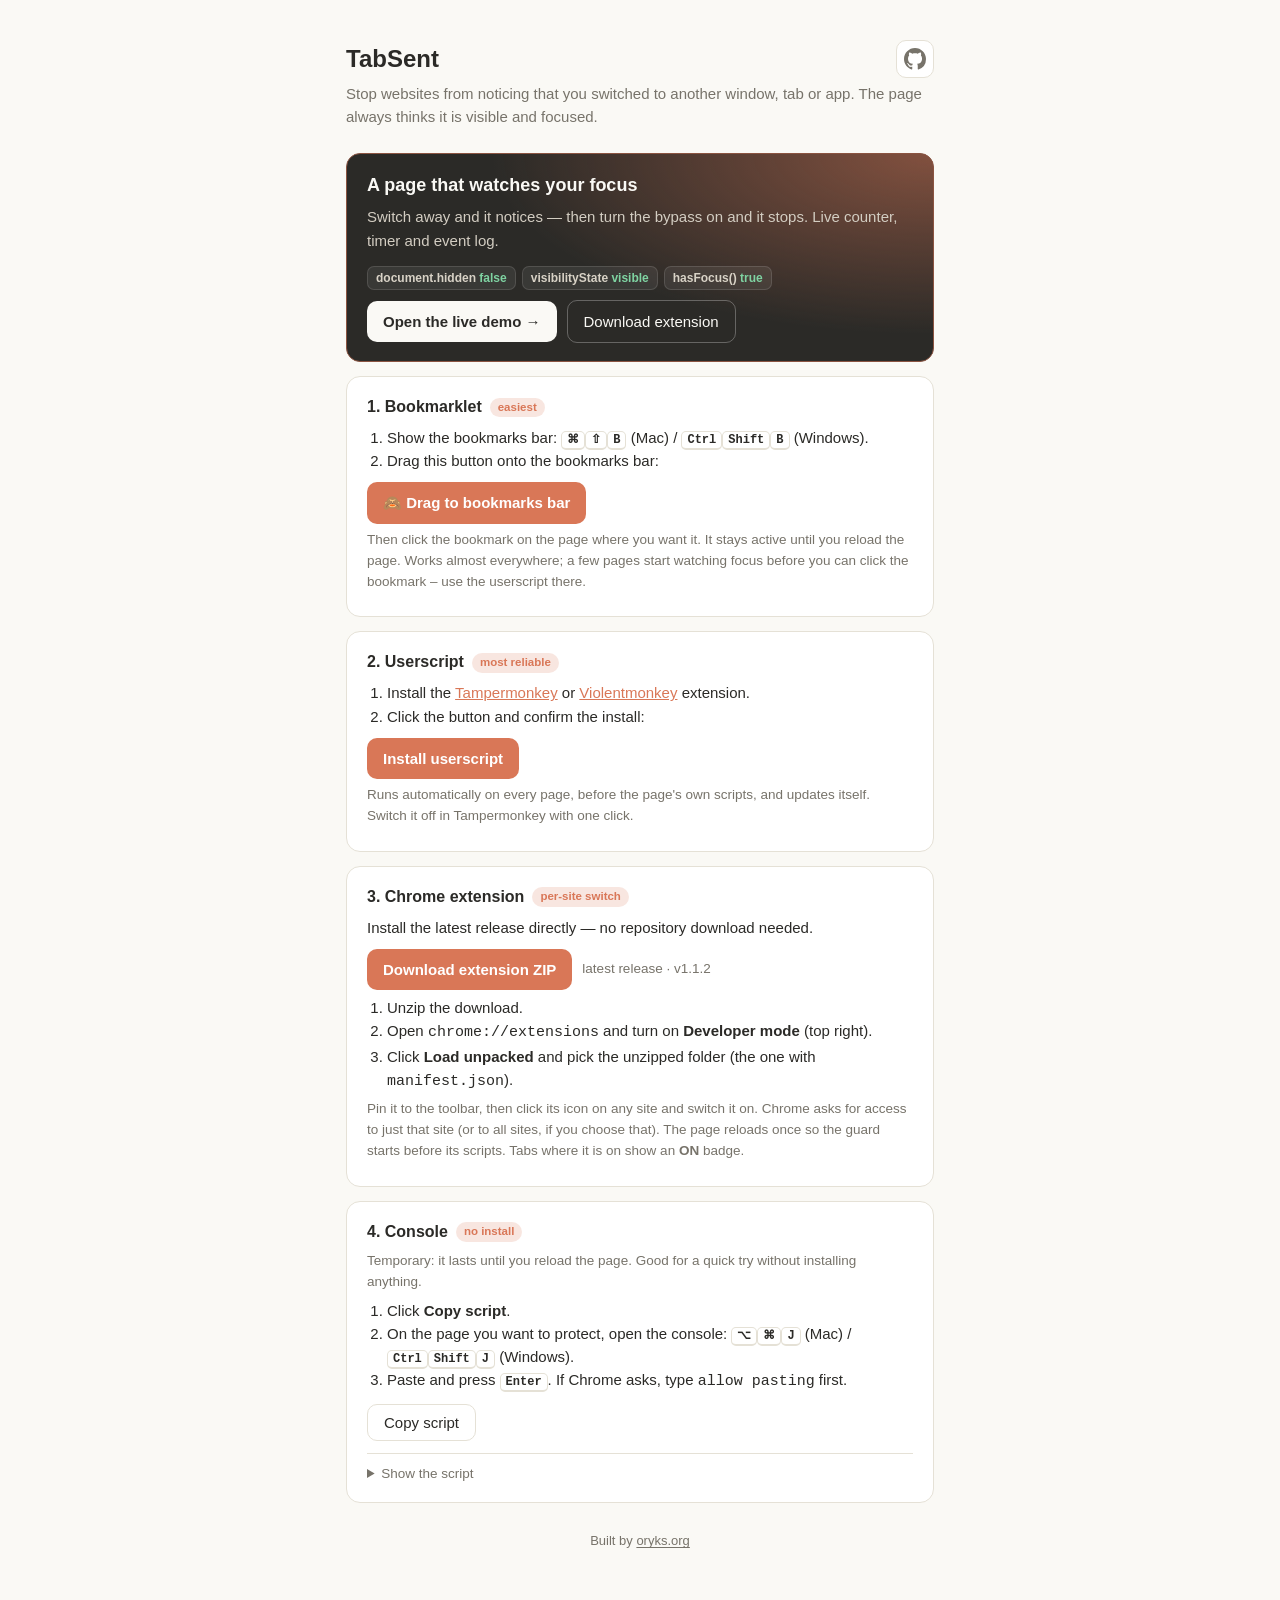
<file: index.html>
<!doctype html>
<html lang="en">
<head>
<meta charset="utf-8">
<meta name="viewport" content="width=device-width, initial-scale=1">
<title>TabSent — keep any page focused</title>
<meta name="description" content="TabSent hides blur, focus, visibilitychange and hasFocus from websites — the page never notices when you switch away.">
<meta name="theme-color" content="#D97757">
<meta property="og:type" content="website">
<meta property="og:site_name" content="TabSent">
<meta property="og:title" content="TabSent — keep any page focused">
<meta property="og:description" content="Stop websites from noticing that you switched to another window or tab. The page always thinks it is visible and focused.">
<meta property="og:image" content="https://raw.githubusercontent.com/asisamko/tabsent/main/og-image.png">
<meta property="og:image:width" content="1200">
<meta property="og:image:height" content="630">
<meta property="og:image:alt" content="TabSent — keep any page focused">
<meta name="twitter:card" content="summary_large_image">
<meta name="twitter:title" content="TabSent — keep any page focused">
<meta name="twitter:description" content="Stop websites from noticing that you switched to another window or tab. The page always thinks it is visible and focused.">
<meta name="twitter:image" content="https://raw.githubusercontent.com/asisamko/tabsent/main/og-image.png">
<style>
  :root { color-scheme: light dark; --accent: #D97757; --bg: #FAF9F5; --card: #fff; --text: #2B2A27; --muted: #77736A; --border: #E5E1D6; }
  @media (prefers-color-scheme: dark) { :root { --bg: #1C1B19; --card: #262523; --text: #ECE9E2; --muted: #A29D93; --border: #3A3834; --accent: #E08A6D; } }
  * { box-sizing: border-box; }
  body { margin: 0; background: var(--bg); color: var(--text); font: 15px/1.55 -apple-system, BlinkMacSystemFont, "Segoe UI", Roboto, sans-serif; }
  main { max-width: 620px; margin: 0 auto; padding: 40px 16px 64px; }
  h1 { font-size: 24px; margin: 0 0 4px; }
  .top { display: flex; align-items: center; justify-content: space-between; gap: 16px; margin: 0 0 4px; }
  .top h1 { margin: 0; }
  .gh { display: inline-flex; align-items: center; justify-content: center; flex: none; width: 38px; height: 38px; border-radius: 10px; color: var(--muted); background: var(--card); border: 1px solid var(--border); transition: color .15s, border-color .15s, transform .15s; }
  .gh:hover { color: var(--text); border-color: var(--accent); transform: translateY(-1px); }
  .lead { color: var(--muted); margin: 0 0 24px; }
  a { color: var(--accent); }
  a.btn { color: #fff; }
  .card { background: var(--card); border: 1px solid var(--border); border-radius: 14px; padding: 18px 20px; margin-bottom: 14px; }
  .card.demo { position: relative; overflow: hidden; color: #FAF9F5; border-color: color-mix(in srgb, var(--accent) 55%, #2B2A27); background: radial-gradient(130% 150% at 100% 0%, color-mix(in srgb, var(--accent) 50%, transparent), transparent 58%), #2B2A27; }
  .card.demo h2 { color: #FAF9F5; font-size: 18px; }
  .card.demo p { color: #D3CDC2; }
  .card.demo a.btn { background: #FAF9F5; color: #2B2A27; }
  .card.demo a.btn:hover { background: #fff; }
  .card.demo a.btn.ghost { background: transparent; color: #FAF9F5; border: 1px solid rgba(255,255,255,.28); }
  .card.demo a.btn.ghost:hover { background: rgba(255,255,255,.08); }
  .demo-chips { display: flex; flex-wrap: wrap; gap: 6px; margin-top: 14px; }
  .demo-chips span { font: 600 12px -apple-system, BlinkMacSystemFont, "Segoe UI", Roboto, sans-serif; color: #D8D2C6; background: rgba(255,255,255,.07); border: 1px solid rgba(255,255,255,.12); border-radius: 7px; padding: 4px 8px; }
  .demo-chips b { color: #7FD3A2; }
  @media (prefers-color-scheme: dark) { .card.demo { background: radial-gradient(130% 150% at 100% 0%, color-mix(in srgb, var(--accent) 38%, transparent), transparent 58%), #322E2A; } }
  .card h2 { font-size: 16px; margin: 0 0 6px; display: flex; gap: 8px; align-items: center; }
  .tag { font-size: 11.5px; font-weight: 600; border-radius: 999px; padding: 1px 8px; background: color-mix(in srgb, var(--accent) 18%, transparent); color: var(--accent); }
  .card p, .card ol { margin: 6px 0; }
  .card ol { padding-left: 20px; }
  .btn { display: inline-block; background: var(--accent); color: #fff; font-weight: 650; text-decoration: none; border: none; border-radius: 10px; padding: 9px 16px; font-size: 15px; cursor: pointer; }
  .btn.ghost { background: transparent; color: var(--text); border: 1px solid var(--border); font-weight: 500; }
  .drag { cursor: grab; }
  .row { display: flex; gap: 10px; flex-wrap: wrap; align-items: center; margin-top: 10px; }
  .muted { color: var(--muted); font-size: 13.5px; }
  kbd { font: 600 12px ui-monospace, Menlo, monospace; border: 1px solid var(--border); border-bottom-width: 2px; border-radius: 5px; padding: 1px 5px; }
  details.code { margin-top: 12px; border-top: 1px solid var(--border); padding-top: 10px; }
  details.code summary { cursor: pointer; color: var(--muted); font-size: 13.5px; user-select: none; }
  details.code summary:hover { color: var(--text); }
  details.code pre { margin: 10px 0 0; padding: 12px 14px; max-height: 260px; overflow: auto; background: color-mix(in srgb, var(--text) 5%, transparent); border: 1px solid var(--border); border-radius: 10px; font: 12px/1.55 ui-monospace, Menlo, monospace; }
  #ok { color: #2E7D4F; font-size: 13.5px; }
  .credit { text-align: center; color: var(--muted); font-size: 13px; margin: 28px 0 0; }
  .credit a { color: var(--muted); text-decoration: underline; text-underline-offset: 2px; }
  .credit a:hover { color: var(--accent); }
</style>
</head>
<body>
<main>
  <div class="top">
    <h1>TabSent</h1>
    <a class="gh" href="https://github.com/asisamko/tabsent" target="_blank" rel="noopener" aria-label="TabSent on GitHub" title="View source on GitHub">
      <svg viewBox="0 0 16 16" width="22" height="22" aria-hidden="true"><path fill="currentColor" d="M8 0C3.58 0 0 3.58 0 8c0 3.54 2.29 6.53 5.47 7.59.4.07.55-.17.55-.38 0-.19-.01-.82-.01-1.49-2.01.37-2.53-.49-2.69-.94-.09-.23-.48-.94-.82-1.13-.28-.15-.68-.52-.01-.53.63-.01 1.08.58 1.23.82.72 1.21 1.87.87 2.33.66.07-.52.28-.87.51-1.07-1.78-.2-3.64-.89-3.64-3.95 0-.87.31-1.59.82-2.15-.08-.2-.36-1.02.08-2.12 0 0 .67-.21 2.2.82.64-.18 1.32-.27 2-.27.68 0 1.36.09 2 .27 1.53-1.04 2.2-.82 2.2-.82.44 1.1.16 1.92.08 2.12.51.56.82 1.27.82 2.15 0 3.07-1.87 3.75-3.65 3.95.29.25.54.73.54 1.48 0 1.07-.01 1.93-.01 2.2 0 .21.15.46.55.38A8.013 8.013 0 0016 8c0-4.42-3.58-8-8-8z"/></svg>
    </a>
  </div>
  <p class="lead">Stop websites from noticing that you switched to another window, tab or app. The page always thinks it is visible and focused.</p>

  <section class="card demo">
    <h2>A page that watches your focus</h2>
    <p>Switch away and it notices — then turn the bypass on and it stops. Live counter, timer and event log.</p>
    <div class="demo-chips">
      <span>document.hidden <b>false</b></span>
      <span>visibilityState <b>visible</b></span>
      <span>hasFocus() <b>true</b></span>
    </div>
    <div class="row">
      <a class="btn" href="demo.html">Open the live demo →</a>
      <a class="btn ghost" href="https://github.com/asisamko/tabsent/releases/latest/download/tabsent-extension.zip">Download extension</a>
    </div>
  </section>

  <section class="card">
    <h2>1. Bookmarklet <span class="tag">easiest</span></h2>
    <ol>
      <li>Show the bookmarks bar: <kbd>⌘</kbd><kbd>⇧</kbd><kbd>B</kbd> (Mac) / <kbd>Ctrl</kbd><kbd>Shift</kbd><kbd>B</kbd> (Windows).</li>
      <li>Drag this button onto the bookmarks bar:</li>
    </ol>
    <div class="row"><a class="btn drag" href="javascript:(()%20%3D%3E%20%7B%20const%20FLAG%20%3D%20Symbol.for('tabSent')%3B%20if%20(window%5BFLAG%5D)%20return%3B%20Object.defineProperty(window%2C%20FLAG%2C%20%7B%20value%3A%20true%20%7D)%3B%20const%20startedHidden%20%3D%20document.hidden%3B%20const%20nativeHidden%20%3D%20Object.getOwnPropertyDescriptor(Document.prototype%2C%20'hidden')%3F.get%3B%20const%20getter%20%3D%20(proto%2C%20prop%2C%20value)%20%3D%3E%20%7B%20try%20%7B%20Object.defineProperty(proto%2C%20prop%2C%20%7B%20configurable%3A%20true%2C%20enumerable%3A%20true%2C%20get%3A%20()%20%3D%3E%20value%20%7D)%3B%20%7D%20catch%20%7B%20%7D%20%7D%3B%20getter(Document.prototype%2C%20'hidden'%2C%20false)%3B%20getter(Document.prototype%2C%20'webkitHidden'%2C%20false)%3B%20getter(Document.prototype%2C%20'visibilityState'%2C%20'visible')%3B%20getter(Document.prototype%2C%20'webkitVisibilityState'%2C%20'visible')%3B%20const%20realHasFocus%20%3D%20Document.prototype.hasFocus%3B%20try%20%7B%20Document.prototype.hasFocus%20%3D%20function%20hasFocus()%20%7B%20return%20true%3B%20%7D%3B%20%7D%20catch%20%7B%20%7D%20const%20isPageLevel%20%3D%20(t)%20%3D%3E%20t%20%3D%3D%3D%20window%20%7C%7C%20t%20%3D%3D%3D%20document%20%7C%7C%20t%20%3D%3D%3D%20document.documentElement%20%7C%7C%20t%20%3D%3D%3D%20document.body%3B%20const%20windowLostFocus%20%3D%20()%20%3D%3E%20%7B%20try%20%7B%20return%20!realHasFocus.call(document)%3B%20%7D%20catch%20%7B%20return%20false%3B%20%7D%20%7D%3B%20let%20returning%20%3D%20startedHidden%3B%20let%20returnTimer%20%3D%200%3B%20const%20finishReturning%20%3D%20()%20%3D%3E%20%7B%20clearTimeout(returnTimer)%3B%20returnTimer%20%3D%20setTimeout(()%20%3D%3E%20%7B%20returning%20%3D%20false%3B%20%7D%2C%20500)%3B%20%7D%3B%20const%20clearReturning%20%3D%20()%20%3D%3E%20%7B%20returning%20%3D%20false%3B%20clearTimeout(returnTimer)%3B%20%7D%3B%20const%20stop%20%3D%20(e)%20%3D%3E%20%7B%20if%20(isPageLevel(e.target)%20%7C%7C%20windowLostFocus())%20%7B%20clearTimeout(returnTimer)%3B%20returning%20%3D%20true%3B%20e.stopImmediatePropagation()%3B%20%7D%20%7D%3B%20for%20(const%20type%20of%20%5B'blur'%2C%20'focusout'%5D)%20window.addEventListener(type%2C%20stop%2C%20true)%3B%20const%20stopFocus%20%3D%20(e)%20%3D%3E%20%7B%20if%20(!returning)%20return%3B%20finishReturning()%3B%20e.stopImmediatePropagation()%3B%20%7D%3B%20for%20(const%20type%20of%20%5B'focus'%2C%20'focusin'%5D)%20window.addEventListener(type%2C%20stopFocus%2C%20true)%3B%20for%20(const%20type%20of%20%5B'pointerdown'%2C%20'mousedown'%2C%20'keydown'%2C%20'touchstart'%5D)%20%7B%20window.addEventListener(type%2C%20clearReturning%2C%20true)%3B%20%7D%20const%20stopVisibility%20%3D%20(e)%20%3D%3E%20%7B%20try%20%7B%20if%20(nativeHidden%3F.call(document))%20%7B%20clearTimeout(returnTimer)%3B%20returning%20%3D%20true%3B%20%7D%20%7D%20catch%20%7B%20%7D%20e.stopImmediatePropagation()%3B%20%7D%3B%20for%20(const%20type%20of%20%5B'visibilitychange'%2C%20'webkitvisibilitychange'%5D)%20window.addEventListener(type%2C%20stopVisibility%2C%20true)%3B%20const%20stopLeave%20%3D%20(e)%20%3D%3E%20%7B%20if%20(!e.relatedTarget%20%26%26%20isPageLevel(e.target))%20e.stopImmediatePropagation()%3B%20%7D%3B%20for%20(const%20type%20of%20%5B'mouseleave'%2C%20'mouseout'%2C%20'pointerleave'%2C%20'pointerout'%5D)%20window.addEventListener(type%2C%20stopLeave%2C%20true)%3B%20const%20muteHandler%20%3D%20(obj%2C%20prop)%20%3D%3E%20%7B%20try%20%7B%20obj%5Bprop%5D%20%3D%20null%3B%20Object.defineProperty(obj%2C%20prop%2C%20%7B%20configurable%3A%20true%2C%20get%3A%20()%20%3D%3E%20null%2C%20set%3A%20()%20%3D%3E%20%7B%7D%20%7D)%3B%20%7D%20catch%20%7B%20%7D%20%7D%3B%20for%20(const%20prop%20of%20%5B'onblur'%2C%20'onfocusout'%2C%20'onfocus'%2C%20'onfocusin'%2C%20'onvisibilitychange'%2C%20'onmouseleave'%2C%20'onmouseout'%5D)%20%7B%20muteHandler(window%2C%20prop)%3B%20muteHandler(document%2C%20prop)%3B%20%7D%20if%20(document.readyState%20!%3D%3D%20'loading')%20console.info('TabSent%3A%20focus%20changes%20are%20now%20hidden%20from%20this%20page.')%3B%20%7D)()%3Bvoid 0" onclick="event.preventDefault(); alert('Don\'t click it – drag it onto your bookmarks bar.')">🙈 Drag to bookmarks bar</a></div>
    <p class="muted">Then click the bookmark on the page where you want it. It stays active until you reload the page. Works almost everywhere; a few pages start watching focus before you can click the bookmark – use the userscript there.</p>
  </section>

  <section class="card">
    <h2>2. Userscript <span class="tag">most reliable</span></h2>
    <ol>
      <li>Install the <a href="https://www.tampermonkey.net/" target="_blank" rel="noopener">Tampermonkey</a> or <a href="https://violentmonkey.github.io/" target="_blank" rel="noopener">Violentmonkey</a> extension.</li>
      <li>Click the button and confirm the install:</li>
    </ol>
    <div class="row"><a class="btn" href="https://raw.githubusercontent.com/asisamko/tabsent/main/focus-bypass.user.js">Install userscript</a></div>
    <p class="muted">Runs automatically on every page, before the page's own scripts, and updates itself. Switch it off in Tampermonkey with one click.</p>
  </section>

  <section class="card">
    <h2>3. Chrome extension <span class="tag">per-site switch</span></h2>
    <p>Install the latest release directly — no repository download needed.</p>
    <div class="row"><a class="btn" href="https://github.com/asisamko/tabsent/releases/latest/download/tabsent-extension.zip">Download extension ZIP</a><span class="muted">latest release · v1.1.2</span></div>
    <ol>
      <li>Unzip the download.</li>
      <li>Open <code>chrome://extensions</code> and turn on <b>Developer mode</b> (top right).</li>
      <li>Click <b>Load unpacked</b> and pick the unzipped folder (the one with <code>manifest.json</code>).</li>
    </ol>
    <p class="muted">Pin it to the toolbar, then click its icon on any site and switch it on. Chrome asks for access to just that site (or to all sites, if you choose that). The page reloads once so the guard starts before its scripts. Tabs where it is on show an <b>ON</b> badge.</p>
  </section>

  <section class="card">
    <h2>4. Console <span class="tag">no install</span></h2>
    <p class="muted">Temporary: it lasts until you reload the page. Good for a quick try without installing anything.</p>
    <ol>
      <li>Click <b>Copy script</b>.</li>
      <li>On the page you want to protect, open the console: <kbd>⌥</kbd><kbd>⌘</kbd><kbd>J</kbd> (Mac) / <kbd>Ctrl</kbd><kbd>Shift</kbd><kbd>J</kbd> (Windows).</li>
      <li>Paste and press <kbd>Enter</kbd>. If Chrome asks, type <code>allow pasting</code> first.</li>
    </ol>
    <div class="row"><button class="btn ghost" id="copy" type="button">Copy script</button><span id="ok" role="status" aria-live="polite"></span></div>
    <details class="code">
      <summary>Show the script</summary>
      <pre><code id="code">(() =&gt; {
  const FLAG = Symbol.for('tabSent');
  if (window[FLAG]) return;
  Object.defineProperty(window, FLAG, { value: true });

  // Read the real state before overriding it: a page that starts in a background tab
  // should not see the focus event when the user first opens that tab either.
  const startedHidden = document.hidden;
  const nativeHidden = Object.getOwnPropertyDescriptor(Document.prototype, 'hidden')?.get;

  const getter = (proto, prop, value) =&gt; {
    try {
      Object.defineProperty(proto, prop, { configurable: true, enumerable: true, get: () =&gt; value });
    } catch {
      /* not configurable on this page */
    }
  };
  getter(Document.prototype, 'hidden', false);
  getter(Document.prototype, 'webkitHidden', false);
  getter(Document.prototype, 'visibilityState', 'visible');
  getter(Document.prototype, 'webkitVisibilityState', 'visible');

  const realHasFocus = Document.prototype.hasFocus;
  try {
    Document.prototype.hasFocus = function hasFocus() {
      return true;
    };
  } catch {
    /* ignore */
  }

  const isPageLevel = (t) =&gt; t === window || t === document || t === document.documentElement || t === document.body;
  // Element blur/focusout is swallowed only when the whole window lost focus,
  // so moving between fields on the page keeps working.
  const windowLostFocus = () =&gt; {
    try {
      return !realHasFocus.call(document);
    } catch {
      return false;
    }
  };

  // After a real blur, the browser fires focus/focusin again when the user comes back.
  // Hide those too, including the focus restored to the element that was active before.
  let returning = startedHidden;
  let returnTimer = 0;
  const finishReturning = () =&gt; {
    clearTimeout(returnTimer);
    returnTimer = setTimeout(() =&gt; {
      returning = false;
    }, 500);
  };
  const clearReturning = () =&gt; {
    returning = false;
    clearTimeout(returnTimer);
  };

  const stop = (e) =&gt; {
    if (isPageLevel(e.target) || windowLostFocus()) {
      clearTimeout(returnTimer);
      returning = true;
      e.stopImmediatePropagation();
    }
  };
  for (const type of ['blur', 'focusout']) window.addEventListener(type, stop, true);

  const stopFocus = (e) =&gt; {
    if (!returning) return;
    finishReturning();
    e.stopImmediatePropagation();
  };
  for (const type of ['focus', 'focusin']) window.addEventListener(type, stopFocus, true);

  // A real click or key press ends the &quot;just came back&quot; window, so focusing a field still works.
  for (const type of ['pointerdown', 'mousedown', 'keydown', 'touchstart']) {
    window.addEventListener(type, clearReturning, true);
  }

  const stopVisibility = (e) =&gt; {
    try {
      // The native getter still knows the truth even though document.hidden is overridden.
      if (nativeHidden?.call(document)) {
        clearTimeout(returnTimer);
        returning = true;
      }
    } catch {
      /* ignore */
    }
    e.stopImmediatePropagation();
  };
  for (const type of ['visibilitychange', 'webkitvisibilitychange']) window.addEventListener(type, stopVisibility, true);

  const stopLeave = (e) =&gt; {
    if (!e.relatedTarget &amp;&amp; isPageLevel(e.target)) e.stopImmediatePropagation();
  };
  for (const type of ['mouseleave', 'mouseout', 'pointerleave', 'pointerout']) window.addEventListener(type, stopLeave, true);

  // Inline handlers (window.onblur = …, document.onvisibilitychange = …): drop any already set
  // and ignore new ones, so even a late injection silences them.
  const muteHandler = (obj, prop) =&gt; {
    try {
      obj[prop] = null;
      Object.defineProperty(obj, prop, { configurable: true, get: () =&gt; null, set: () =&gt; {} });
    } catch {
      /* ignore */
    }
  };
  for (const prop of ['onblur', 'onfocusout', 'onfocus', 'onfocusin', 'onvisibilitychange', 'onmouseleave', 'onmouseout']) {
    muteHandler(window, prop);
    muteHandler(document, prop);
  }
  if (document.readyState !== 'loading') console.info('TabSent: focus changes are now hidden from this page.');
})();</code></pre>
    </details>
  </section>
  <footer class="credit">Built by <a href="https://oryks.org" target="_blank" rel="noopener">oryks.org</a></footer>
</main>
<script>
  (() => {
    const copyBtn = document.getElementById('copy');
    const ok = document.getElementById('ok');
    const codeEl = document.getElementById('code');
    const details = codeEl.closest('details');
    let timer;

    function feedback(buttonText, message) {
      copyBtn.textContent = buttonText;
      ok.textContent = message;
      clearTimeout(timer);
      timer = setTimeout(() => {
        copyBtn.textContent = 'Copy script';
        ok.textContent = '';
      }, 3000);
    }

    copyBtn.addEventListener('click', async () => {
      const text = codeEl.textContent;
      let copied = true;
      try {
        await navigator.clipboard.writeText(text);
      } catch {
        try {
          const area = document.createElement('textarea');
          area.value = text;
          area.setAttribute('readonly', '');
          area.style.cssText = 'position:fixed;top:-1000px;opacity:0';
          document.body.append(area);
          area.select();
          copied = document.execCommand('copy');
          area.remove();
        } catch {
          copied = false;
        }
      }
      if (copied) {
        feedback('Copied ✓', 'Now paste it into the console on the page you want to protect.');
      } else {
        details.open = true;
        feedback('Select and copy', 'Automatic copy didn’t work — select the script below and copy it manually.');
      }
    });
  })();
</script>
</body>
</html>
</file>
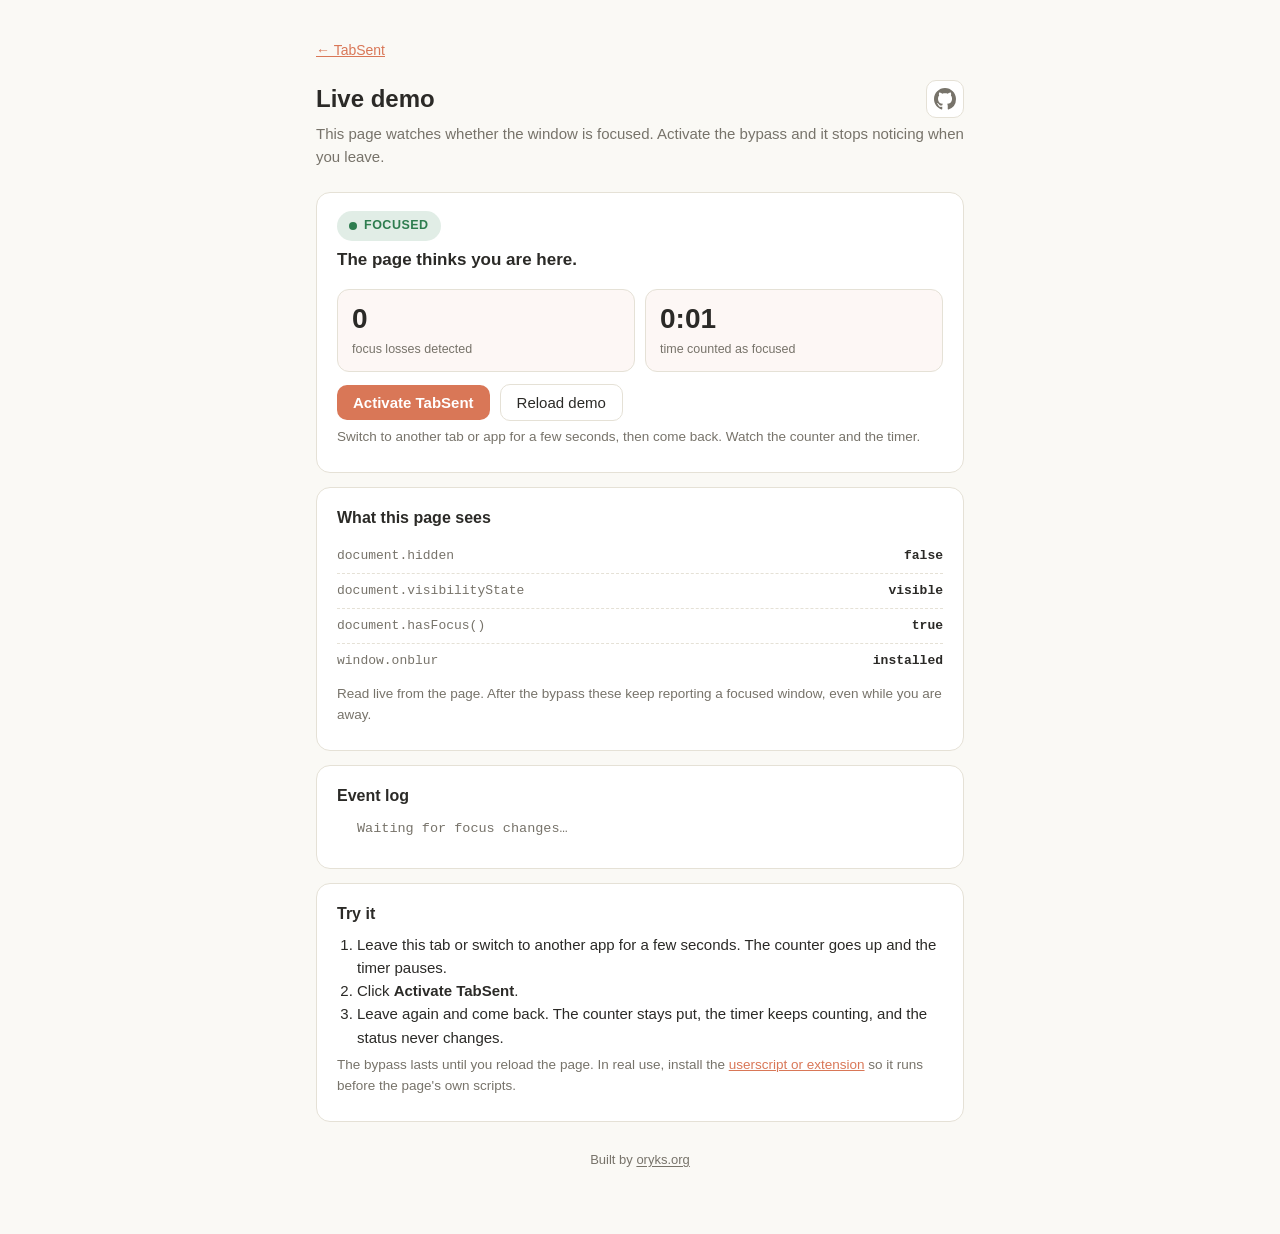
<file: demo.html>
<!doctype html>
<html lang="en">
<head>
<meta charset="utf-8">
<meta name="viewport" content="width=device-width, initial-scale=1">
<title>Live demo — TabSent</title>
<meta name="description" content="Watch a page notice when you switch away, then turn TabSent on and it stops.">
<meta name="theme-color" content="#D97757">
<meta property="og:type" content="website">
<meta property="og:site_name" content="TabSent">
<meta property="og:title" content="TabSent live demo — a page that watches focus">
<meta property="og:description" content="Watch a page notice when you switch away, then turn TabSent on and it stops.">
<meta property="og:image" content="https://raw.githubusercontent.com/asisamko/tabsent/main/og-image.png">
<meta property="og:image:width" content="1200">
<meta property="og:image:height" content="630">
<meta property="og:image:alt" content="TabSent — keep any page focused">
<meta name="twitter:card" content="summary_large_image">
<meta name="twitter:title" content="TabSent live demo — a page that watches focus">
<meta name="twitter:description" content="Watch a page notice when you switch away, then turn TabSent on and it stops.">
<meta name="twitter:image" content="https://raw.githubusercontent.com/asisamko/tabsent/main/og-image.png">
<style>
  :root { color-scheme: light dark; --accent: #D97757; --bg: #FAF9F5; --card: #fff; --text: #2B2A27; --muted: #77736A; --border: #E5E1D6; --good: #2E7D4F; --bad: #B3402A; --warn: #9A6B1F; }
  @media (prefers-color-scheme: dark) { :root { --bg: #1C1B19; --card: #262523; --text: #ECE9E2; --muted: #A29D93; --border: #3A3834; --accent: #E08A6D; --good: #7FD3A2; --bad: #F0A08C; --warn: #E2BD7A; } }
  * { box-sizing: border-box; }
  body { margin: 0; background: var(--bg); color: var(--text); font: 15px/1.55 -apple-system, BlinkMacSystemFont, "Segoe UI", Roboto, sans-serif; }
  main { max-width: 680px; margin: 0 auto; padding: 40px 16px 64px; }
  h1 { font-size: 24px; margin: 0 0 4px; }
  .top { display: flex; align-items: center; justify-content: space-between; gap: 16px; margin: 0 0 4px; }
  .top h1 { margin: 0; }
  .gh { display: inline-flex; align-items: center; justify-content: center; flex: none; width: 38px; height: 38px; border-radius: 10px; color: var(--muted); background: var(--card); border: 1px solid var(--border); transition: color .15s, border-color .15s, transform .15s; }
  .gh:hover { color: var(--text); border-color: var(--accent); transform: translateY(-1px); }
  .back { margin: 0 0 18px; font-size: 14px; }
  .lead { color: var(--muted); margin: 0 0 24px; }
  a { color: var(--accent); }
  a.btn { color: #fff; }
  .card { background: var(--card); border: 1px solid var(--border); border-radius: 14px; padding: 18px 20px; margin-bottom: 14px; }
  .card h2 { font-size: 16px; margin: 0 0 6px; display: flex; gap: 8px; align-items: center; }
  .tag { font-size: 11.5px; font-weight: 600; border-radius: 999px; padding: 1px 8px; background: color-mix(in srgb, var(--accent) 18%, transparent); color: var(--accent); }
  .card p, .card ol { margin: 6px 0; }
  .card ol { padding-left: 20px; }
  .btn { display: inline-block; background: var(--accent); color: #fff; font-weight: 650; text-decoration: none; border: none; border-radius: 10px; padding: 9px 16px; font-size: 15px; cursor: pointer; }
  .btn.ghost { background: transparent; color: var(--text); border: 1px solid var(--border); font-weight: 500; }
  .btn:disabled { opacity: .55; cursor: default; }
  .row { display: flex; gap: 10px; flex-wrap: wrap; align-items: center; margin-top: 12px; }
  .muted { color: var(--muted); font-size: 13.5px; }
  .status-row { display: flex; gap: 10px; align-items: center; justify-content: space-between; flex-wrap: wrap; }
  .pill { display: inline-flex; align-items: center; gap: 7px; font-size: 12.5px; font-weight: 700; letter-spacing: .04em; padding: 5px 12px; border-radius: 999px; background: color-mix(in srgb, var(--good) 14%, transparent); color: var(--good); }
  .pill .dot { width: 8px; height: 8px; border-radius: 50%; background: currentColor; }
  .pill.off { background: color-mix(in srgb, var(--bad) 14%, transparent); color: var(--bad); }
  .status-line { font-size: 17px; font-weight: 600; margin: 12px 0 0; }
  .stats { display: grid; grid-template-columns: 1fr 1fr; gap: 10px; margin-top: 16px; }
  .stat { background: color-mix(in srgb, var(--accent) 6%, transparent); border: 1px solid var(--border); border-radius: 12px; padding: 12px 14px; }
  .stat .num { display: block; font-size: 28px; font-weight: 700; line-height: 1.2; font-variant-numeric: tabular-nums; }
  .stat .label { color: var(--muted); font-size: 12.5px; }
  .values { margin: 8px 0 4px; display: grid; gap: 0; }
  .values > div { display: flex; justify-content: space-between; gap: 12px; border-bottom: 1px dashed var(--border); padding: 7px 0; }
  .values > div:last-child { border-bottom: 0; }
  .values dt { color: var(--muted); font-family: ui-monospace, Menlo, monospace; font-size: 13px; }
  .values dd { margin: 0; font-family: ui-monospace, Menlo, monospace; font-size: 13px; font-weight: 600; }
  .log { list-style: none; margin: 8px 0 0; padding: 0; max-height: 220px; overflow: auto; font-family: ui-monospace, Menlo, monospace; font-size: 12.5px; }
  .log li { display: flex; gap: 10px; padding: 4px 0; border-bottom: 1px dashed var(--border); }
  .log li:last-child { border-bottom: 0; }
  .log .t { color: var(--muted); flex: none; }
  .log li.bad { color: var(--bad); }
  .log li.good { color: var(--good); }
  .log li.warn { color: var(--warn); }
  .credit { text-align: center; color: var(--muted); font-size: 13px; margin: 28px 0 0; }
  .credit a { color: var(--muted); text-decoration: underline; text-underline-offset: 2px; }
  .credit a:hover { color: var(--accent); }
</style>
</head>
<body>
<main>
  <p class="back"><a href="index.html">← TabSent</a></p>
  <div class="top">
    <h1>Live demo</h1>
    <a class="gh" href="https://github.com/asisamko/tabsent" target="_blank" rel="noopener" aria-label="TabSent on GitHub" title="View source on GitHub">
      <svg viewBox="0 0 16 16" width="22" height="22" aria-hidden="true"><path fill="currentColor" d="M8 0C3.58 0 0 3.58 0 8c0 3.54 2.29 6.53 5.47 7.59.4.07.55-.17.55-.38 0-.19-.01-.82-.01-1.49-2.01.37-2.53-.49-2.69-.94-.09-.23-.48-.94-.82-1.13-.28-.15-.68-.52-.01-.53.63-.01 1.08.58 1.23.82.72 1.21 1.87.87 2.33.66.07-.52.28-.87.51-1.07-1.78-.2-3.64-.89-3.64-3.95 0-.87.31-1.59.82-2.15-.08-.2-.36-1.02.08-2.12 0 0 .67-.21 2.2.82.64-.18 1.32-.27 2-.27.68 0 1.36.09 2 .27 1.53-1.04 2.2-.82 2.2-.82.44 1.1.16 1.92.08 2.12.51.56.82 1.27.82 2.15 0 3.07-1.87 3.75-3.65 3.95.29.25.54.73.54 1.48 0 1.07-.01 1.93-.01 2.2 0 .21.15.46.55.38A8.013 8.013 0 0016 8c0-4.42-3.58-8-8-8z"/></svg>
    </a>
  </div>
  <p class="lead">This page watches whether the window is focused. Activate the bypass and it stops noticing when you leave.</p>

  <section class="card">
    <div class="status-row">
      <span class="pill" id="pill"><span class="dot"></span><span id="pill-text">FOCUSED</span></span>
      <span class="tag" id="bypass-badge" hidden>bypass active</span>
    </div>
    <p class="status-line" id="status-line">The page thinks you are here.</p>
    <div class="stats">
      <div class="stat"><span class="num" id="losses">0</span><span class="label">focus losses detected</span></div>
      <div class="stat"><span class="num" id="timer">0:00</span><span class="label">time counted as focused</span></div>
    </div>
    <div class="row">
      <button class="btn" id="activate">Activate TabSent</button>
      <button class="btn ghost" id="reload">Reload demo</button>
    </div>
    <p class="muted" id="hint">Switch to another tab or app for a few seconds, then come back. Watch the counter and the timer.</p>
  </section>

  <section class="card">
    <h2>What this page sees</h2>
    <dl class="values">
      <div><dt>document.hidden</dt><dd id="v-hidden">false</dd></div>
      <div><dt>document.visibilityState</dt><dd id="v-visibility">visible</dd></div>
      <div><dt>document.hasFocus()</dt><dd id="v-focus">true</dd></div>
      <div><dt>window.onblur</dt><dd id="v-handler">installed</dd></div>
    </dl>
    <p class="muted">Read live from the page. After the bypass these keep reporting a focused window, even while you are away.</p>
  </section>

  <section class="card">
    <h2>Event log</h2>
    <ol class="log" id="log"><li class="muted empty">Waiting for focus changes…</li></ol>
  </section>

  <section class="card">
    <h2>Try it</h2>
    <ol>
      <li>Leave this tab or switch to another app for a few seconds. The counter goes up and the timer pauses.</li>
      <li>Click <b>Activate TabSent</b>.</li>
      <li>Leave again and come back. The counter stays put, the timer keeps counting, and the status never changes.</li>
    </ol>
    <p class="muted">The bypass lasts until you reload the page. In real use, install the <a href="index.html">userscript or extension</a> so it runs before the page's own scripts.</p>
  </section>
  <footer class="credit">Built by <a href="https://oryks.org" target="_blank" rel="noopener">oryks.org</a></footer>
</main>

<script type="text/plain" id="bypass-src">(() => {
  const FLAG = Symbol.for('tabSent');
  if (window[FLAG]) return;
  Object.defineProperty(window, FLAG, { value: true });

  // Read the real state before overriding it: a page that starts in a background tab
  // should not see the focus event when the user first opens that tab either.
  const startedHidden = document.hidden;
  const nativeHidden = Object.getOwnPropertyDescriptor(Document.prototype, 'hidden')?.get;

  const getter = (proto, prop, value) => {
    try {
      Object.defineProperty(proto, prop, { configurable: true, enumerable: true, get: () => value });
    } catch {
      /* not configurable on this page */
    }
  };
  getter(Document.prototype, 'hidden', false);
  getter(Document.prototype, 'webkitHidden', false);
  getter(Document.prototype, 'visibilityState', 'visible');
  getter(Document.prototype, 'webkitVisibilityState', 'visible');

  const realHasFocus = Document.prototype.hasFocus;
  try {
    Document.prototype.hasFocus = function hasFocus() {
      return true;
    };
  } catch {
    /* ignore */
  }

  const isPageLevel = (t) => t === window || t === document || t === document.documentElement || t === document.body;
  // Element blur/focusout is swallowed only when the whole window lost focus,
  // so moving between fields on the page keeps working.
  const windowLostFocus = () => {
    try {
      return !realHasFocus.call(document);
    } catch {
      return false;
    }
  };

  // After a real blur, the browser fires focus/focusin again when the user comes back.
  // Hide those too, including the focus restored to the element that was active before.
  let returning = startedHidden;
  let returnTimer = 0;
  const finishReturning = () => {
    clearTimeout(returnTimer);
    returnTimer = setTimeout(() => {
      returning = false;
    }, 500);
  };
  const clearReturning = () => {
    returning = false;
    clearTimeout(returnTimer);
  };

  const stop = (e) => {
    if (isPageLevel(e.target) || windowLostFocus()) {
      clearTimeout(returnTimer);
      returning = true;
      e.stopImmediatePropagation();
    }
  };
  for (const type of ['blur', 'focusout']) window.addEventListener(type, stop, true);

  const stopFocus = (e) => {
    if (!returning) return;
    finishReturning();
    e.stopImmediatePropagation();
  };
  for (const type of ['focus', 'focusin']) window.addEventListener(type, stopFocus, true);

  // A real click or key press ends the "just came back" window, so focusing a field still works.
  for (const type of ['pointerdown', 'mousedown', 'keydown', 'touchstart']) {
    window.addEventListener(type, clearReturning, true);
  }

  const stopVisibility = (e) => {
    try {
      // The native getter still knows the truth even though document.hidden is overridden.
      if (nativeHidden?.call(document)) {
        clearTimeout(returnTimer);
        returning = true;
      }
    } catch {
      /* ignore */
    }
    e.stopImmediatePropagation();
  };
  for (const type of ['visibilitychange', 'webkitvisibilitychange']) window.addEventListener(type, stopVisibility, true);

  const stopLeave = (e) => {
    if (!e.relatedTarget && isPageLevel(e.target)) e.stopImmediatePropagation();
  };
  for (const type of ['mouseleave', 'mouseout', 'pointerleave', 'pointerout']) window.addEventListener(type, stopLeave, true);

  // Inline handlers (window.onblur = …, document.onvisibilitychange = …): drop any already set
  // and ignore new ones, so even a late injection silences them.
  const muteHandler = (obj, prop) => {
    try {
      obj[prop] = null;
      Object.defineProperty(obj, prop, { configurable: true, get: () => null, set: () => {} });
    } catch {
      /* ignore */
    }
  };
  for (const prop of ['onblur', 'onfocusout', 'onfocus', 'onfocusin', 'onvisibilitychange', 'onmouseleave', 'onmouseout']) {
    muteHandler(window, prop);
    muteHandler(document, prop);
  }
  if (document.readyState !== 'loading') console.info('TabSent: focus changes are now hidden from this page.');
})();</script>
<script>
(() => {
  'use strict';

  const $ = (id) => document.getElementById(id);
  const pill = $('pill');
  const pillText = $('pill-text');
  const statusLine = $('status-line');
  const lossesEl = $('losses');
  const timerEl = $('timer');
  const logEl = $('log');
  const activateBtn = $('activate');
  const reloadBtn = $('reload');
  const hint = $('hint');
  const badge = $('bypass-badge');
  const bypassSrc = $('bypass-src');

  let believed = perceived();
  let losses = 0;
  let focusedMs = 0;
  let focusedSince = believed ? performance.now() : 0;
  let bypassed = false;

  function perceived() {
    try {
      return !document.hidden && document.hasFocus();
    } catch {
      return true;
    }
  }

  function pad(n) {
    return n < 10 ? '0' + n : String(n);
  }

  function clock() {
    const d = new Date();
    return pad(d.getHours()) + ':' + pad(d.getMinutes()) + ':' + pad(d.getSeconds());
  }

  function format(ms) {
    const total = Math.floor(ms / 1000);
    return Math.floor(total / 60) + ':' + pad(total % 60);
  }

  function log(text, kind) {
    const empty = logEl.querySelector('.empty');
    if (empty) empty.remove();
    const li = document.createElement('li');
    if (kind) li.className = kind;
    const t = document.createElement('span');
    t.className = 't';
    t.textContent = clock();
    const msg = document.createElement('span');
    msg.textContent = text;
    li.appendChild(t);
    li.appendChild(msg);
    logEl.prepend(li);
    while (logEl.children.length > 12) logEl.lastElementChild.remove();
  }

  function render() {
    let hidden = false;
    let visibility = 'visible';
    let hasFocus = true;
    try { hidden = document.hidden; } catch {}
    try { visibility = document.visibilityState; } catch {}
    try { hasFocus = document.hasFocus(); } catch {}

    $('v-hidden').textContent = String(hidden);
    $('v-visibility').textContent = String(visibility);
    $('v-focus').textContent = String(hasFocus);
    $('v-handler').textContent = window.onblur ? 'installed' : 'muted';

    pill.classList.toggle('off', !believed);
    pillText.textContent = believed ? 'FOCUSED' : 'NOT FOCUSED';
    statusLine.textContent = believed
      ? 'The page thinks you are here.'
      : 'The page noticed that you left.';

    lossesEl.textContent = String(losses);
    const total = focusedMs + (believed ? performance.now() - focusedSince : 0);
    timerEl.textContent = format(total);
  }

  function setBelieved(next, source) {
    if (next === believed) return;
    const now = performance.now();
    if (believed) {
      focusedMs += now - focusedSince;
    } else {
      focusedSince = now;
    }
    believed = next;
    if (!next) {
      losses += 1;
      log('focus lost (' + source + ')', 'bad');
    } else {
      log('focus back (' + source + ')', 'good');
    }
    render();
  }

  window.onblur = () => setBelieved(false, 'blur');
  window.onfocus = () => setBelieved(true, 'focus');
  document.onvisibilitychange = () => setBelieved(
    !document.hidden && document.hasFocus(),
    'visibilitychange: ' + document.visibilityState
  );
  document.onmouseout = (e) => {
    if (!e.relatedTarget) log('mouse left the page', 'warn');
  };

  setInterval(() => {
    setBelieved(perceived(), 'poll');
    render();
  }, 250);

  activateBtn.addEventListener('click', () => {
    if (bypassed) return;
    try {
      (0, eval)(bypassSrc.textContent);
    } catch (err) {
      log('could not activate: ' + err.message, 'bad');
      return;
    }
    bypassed = true;
    activateBtn.disabled = true;
    activateBtn.textContent = 'Bypass active';
    badge.hidden = false;
    hint.textContent = 'Now switch to another tab or app for a few seconds, then come back. The page will not notice.';
    setBelieved(true, 'bypass');
    log('TabSent activated — focus changes are hidden', 'good');
    render();
  });

  reloadBtn.addEventListener('click', () => location.reload());
  render();
})();
</script>
</body>
</html>
</file>
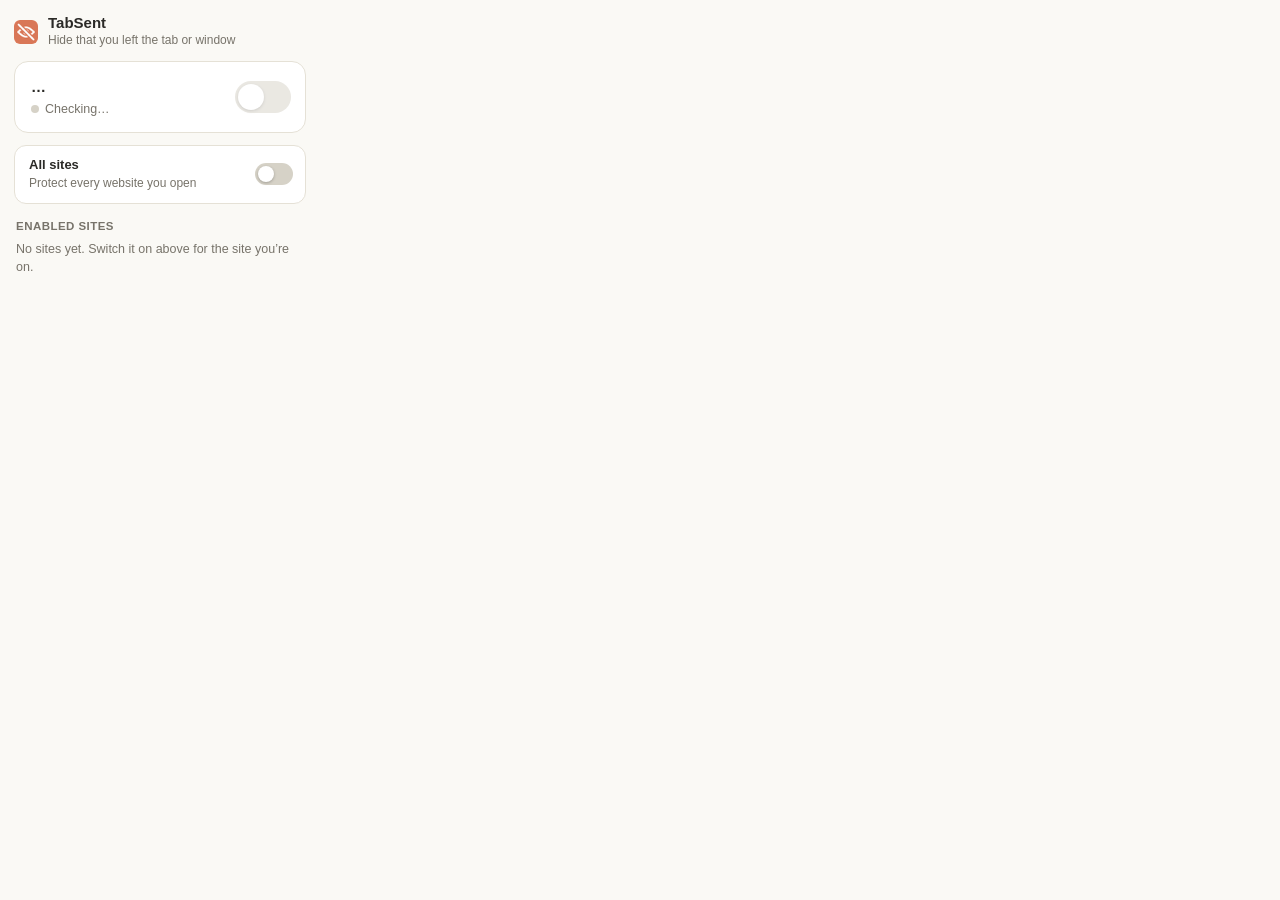
<file: extension/popup.html>
<!doctype html>
<html lang="en">
<head>
<meta charset="utf-8">
<title>TabSent</title>
<link rel="stylesheet" href="popup.css">
</head>
<body>
  <header>
    <img src="icons/icon32.png" width="24" height="24" alt="">
    <div>
      <h1>TabSent</h1>
      <p>Hide that you left the tab or window</p>
    </div>
  </header>

  <section class="site" id="site">
    <div class="site-text">
      <div class="host" id="host">…</div>
      <div class="status" id="status"><span class="dot"></span><span id="statusText">Checking…</span></div>
    </div>
    <button class="switch big" id="siteToggle" role="switch" aria-checked="false" aria-label="Protect this site" disabled></button>
  </section>

  <p class="blocked" id="blocked" hidden></p>

  <div class="hint" id="hint" hidden>
    <p id="hintText"></p>
    <button class="btn" id="reload">Reload page</button>
  </div>

  <section class="row">
    <div>
      <div class="label">All sites</div>
      <div class="sub">Protect every website you open</div>
    </div>
    <button class="switch" id="allToggle" role="switch" aria-checked="false" aria-label="Protect all sites"></button>
  </section>

  <section class="sites">
    <h2>Enabled sites <span id="count"></span></h2>
    <ul id="list"></ul>
    <p class="empty" id="empty">No sites yet. Switch it on above for the site you’re on.</p>
  </section>

  <p class="error" id="error" hidden></p>

  <script type="module" src="popup.js"></script>
</body>
</html>
</file>
<file: extension/popup.css>
:root {
  color-scheme: light dark;
  --accent: #D97757;
  --accent-text: #B4552F;
  --bg: #FAF9F5;
  --card: #FFFFFF;
  --text: #2B2A27;
  --muted: #77736A;
  --border: #E5E1D6;
  --track: #D6D2C7;
  --tint: color-mix(in srgb, var(--accent) 11%, var(--card));
}
@media (prefers-color-scheme: dark) {
  :root {
    --accent: #E08A6D;
    --accent-text: #EE9F84;
    --bg: #1C1B19;
    --card: #262523;
    --text: #ECE9E2;
    --muted: #A29D93;
    --border: #3A3834;
    --track: #4A4741;
    --tint: color-mix(in srgb, var(--accent) 16%, var(--card));
  }
}

* { box-sizing: border-box; }
[hidden] { display: none !important; }
body {
  margin: 0;
  width: 320px;
  padding: 14px;
  background: var(--bg);
  color: var(--text);
  font: 13px/1.45 -apple-system, BlinkMacSystemFont, "Segoe UI", Roboto, sans-serif;
}
button { font: inherit; color: inherit; }

header { display: flex; align-items: center; gap: 10px; margin-bottom: 12px; }
header img { border-radius: 6px; }
h1 { font-size: 15px; margin: 0; line-height: 1.2; }
header p { margin: 0; color: var(--muted); font-size: 12px; }

.site {
  display: flex; align-items: center; gap: 12px;
  background: var(--card); border: 1.5px solid var(--border); border-radius: 14px;
  padding: 14px 14px 14px 16px;
  transition: background .15s, border-color .15s;
}
.site.on { background: var(--tint); border-color: var(--accent); }
.site.off-limits { opacity: .7; }
.site-text { flex: 1; min-width: 0; }
.host { font-size: 15px; font-weight: 650; overflow: hidden; text-overflow: ellipsis; white-space: nowrap; }
.status { display: flex; align-items: center; gap: 6px; color: var(--muted); font-size: 12.5px; margin-top: 2px; }
.dot { width: 8px; height: 8px; border-radius: 50%; background: var(--track); flex: none; }
.site.on .status { color: var(--accent-text); font-weight: 600; }
.site.on .dot { background: var(--accent); box-shadow: 0 0 0 3px color-mix(in srgb, var(--accent) 25%, transparent); }

.switch {
  --w: 38px; --h: 22px;
  position: relative; flex: none; width: var(--w); height: var(--h);
  border: none; border-radius: 999px; padding: 0; cursor: pointer;
  background: var(--track); transition: background .15s;
}
.switch::after {
  content: ""; position: absolute; top: 3px; left: 3px;
  width: calc(var(--h) - 6px); height: calc(var(--h) - 6px); border-radius: 50%;
  background: #fff; box-shadow: 0 1px 3px rgb(0 0 0 / .25); transition: transform .15s;
}
.switch[aria-checked="true"] { background: var(--accent); }
.switch[aria-checked="true"]::after { transform: translateX(calc(var(--w) - var(--h))); }
.switch:disabled { cursor: default; opacity: .5; }
.switch:focus-visible { outline: 2px solid var(--accent); outline-offset: 2px; }
.switch.big { --w: 56px; --h: 32px; }

.blocked { margin: 8px 2px 0; color: var(--muted); font-size: 12.5px; }

.hint {
  display: flex; align-items: center; gap: 10px;
  margin-top: 8px; padding: 10px 10px 10px 12px;
  background: var(--card); border: 1px solid var(--border); border-radius: 12px;
}
.hint p { margin: 0; flex: 1; font-size: 12.5px; }
.btn {
  flex: none; border: none; border-radius: 8px; padding: 6px 11px; cursor: pointer;
  background: var(--accent); color: #fff; font-weight: 650; font-size: 12.5px;
}
.btn:hover { filter: brightness(1.06); }

.row {
  display: flex; align-items: center; gap: 12px; justify-content: space-between;
  margin-top: 12px; padding: 10px 12px 10px 14px;
  background: var(--card); border: 1px solid var(--border); border-radius: 12px;
}
.label { font-weight: 600; }
.sub { color: var(--muted); font-size: 12px; }

.sites { margin-top: 14px; }
.sites h2 { font-size: 11.5px; text-transform: uppercase; letter-spacing: .04em; color: var(--muted); margin: 0 2px 6px; font-weight: 650; }
ul { list-style: none; margin: 0; padding: 0; max-height: 168px; overflow-y: auto; }
li {
  display: flex; align-items: center; gap: 8px;
  padding: 5px 4px 5px 10px; border-radius: 8px;
}
li:hover { background: var(--card); }
li .name { flex: 1; min-width: 0; overflow: hidden; text-overflow: ellipsis; white-space: nowrap; }
li.current .name { font-weight: 650; }
li .tag { font-size: 11px; color: var(--muted); }
li .remove {
  flex: none; width: 24px; height: 24px; border: none; border-radius: 6px; background: none;
  color: var(--muted); cursor: pointer; font-size: 16px; line-height: 1;
}
li .remove:hover { background: var(--border); color: var(--text); }
.empty { margin: 0 2px; color: var(--muted); font-size: 12.5px; }
.error { margin: 10px 2px 0; color: #C0392B; font-size: 12px; }
</file>
